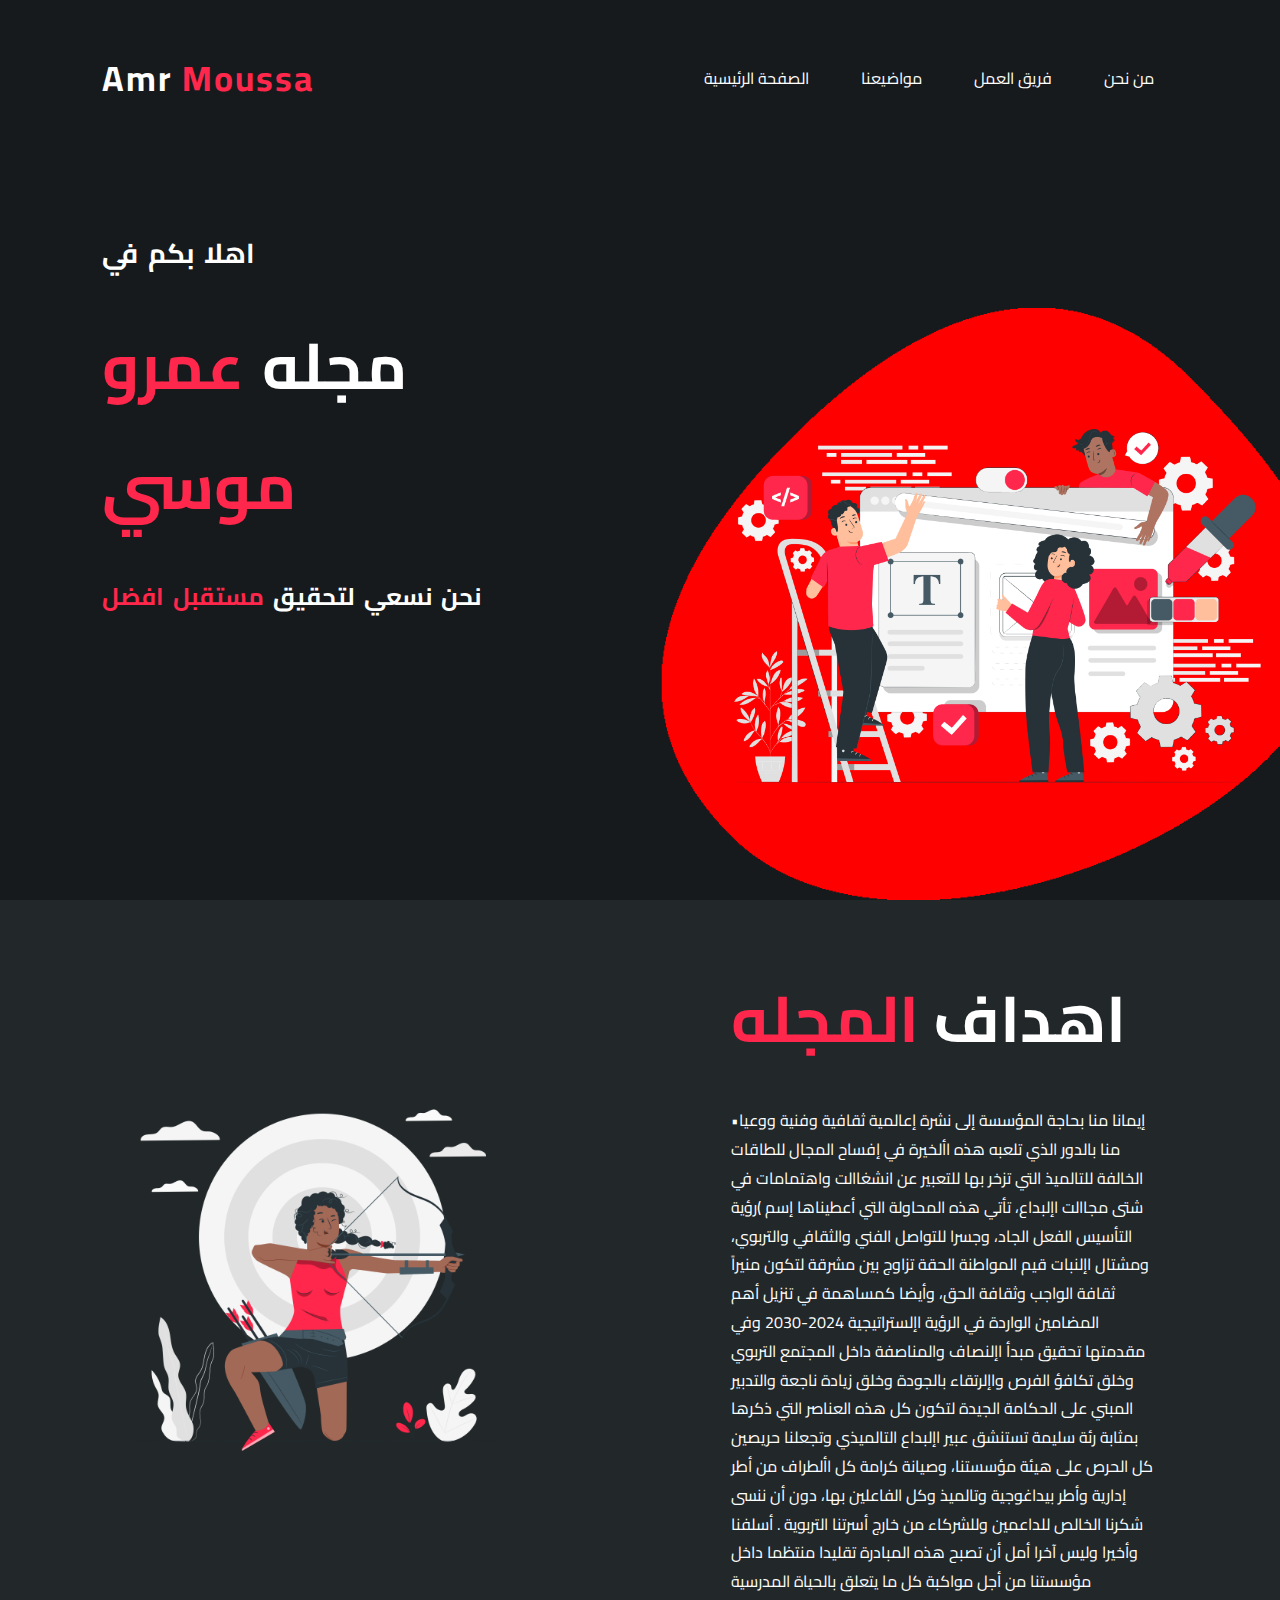
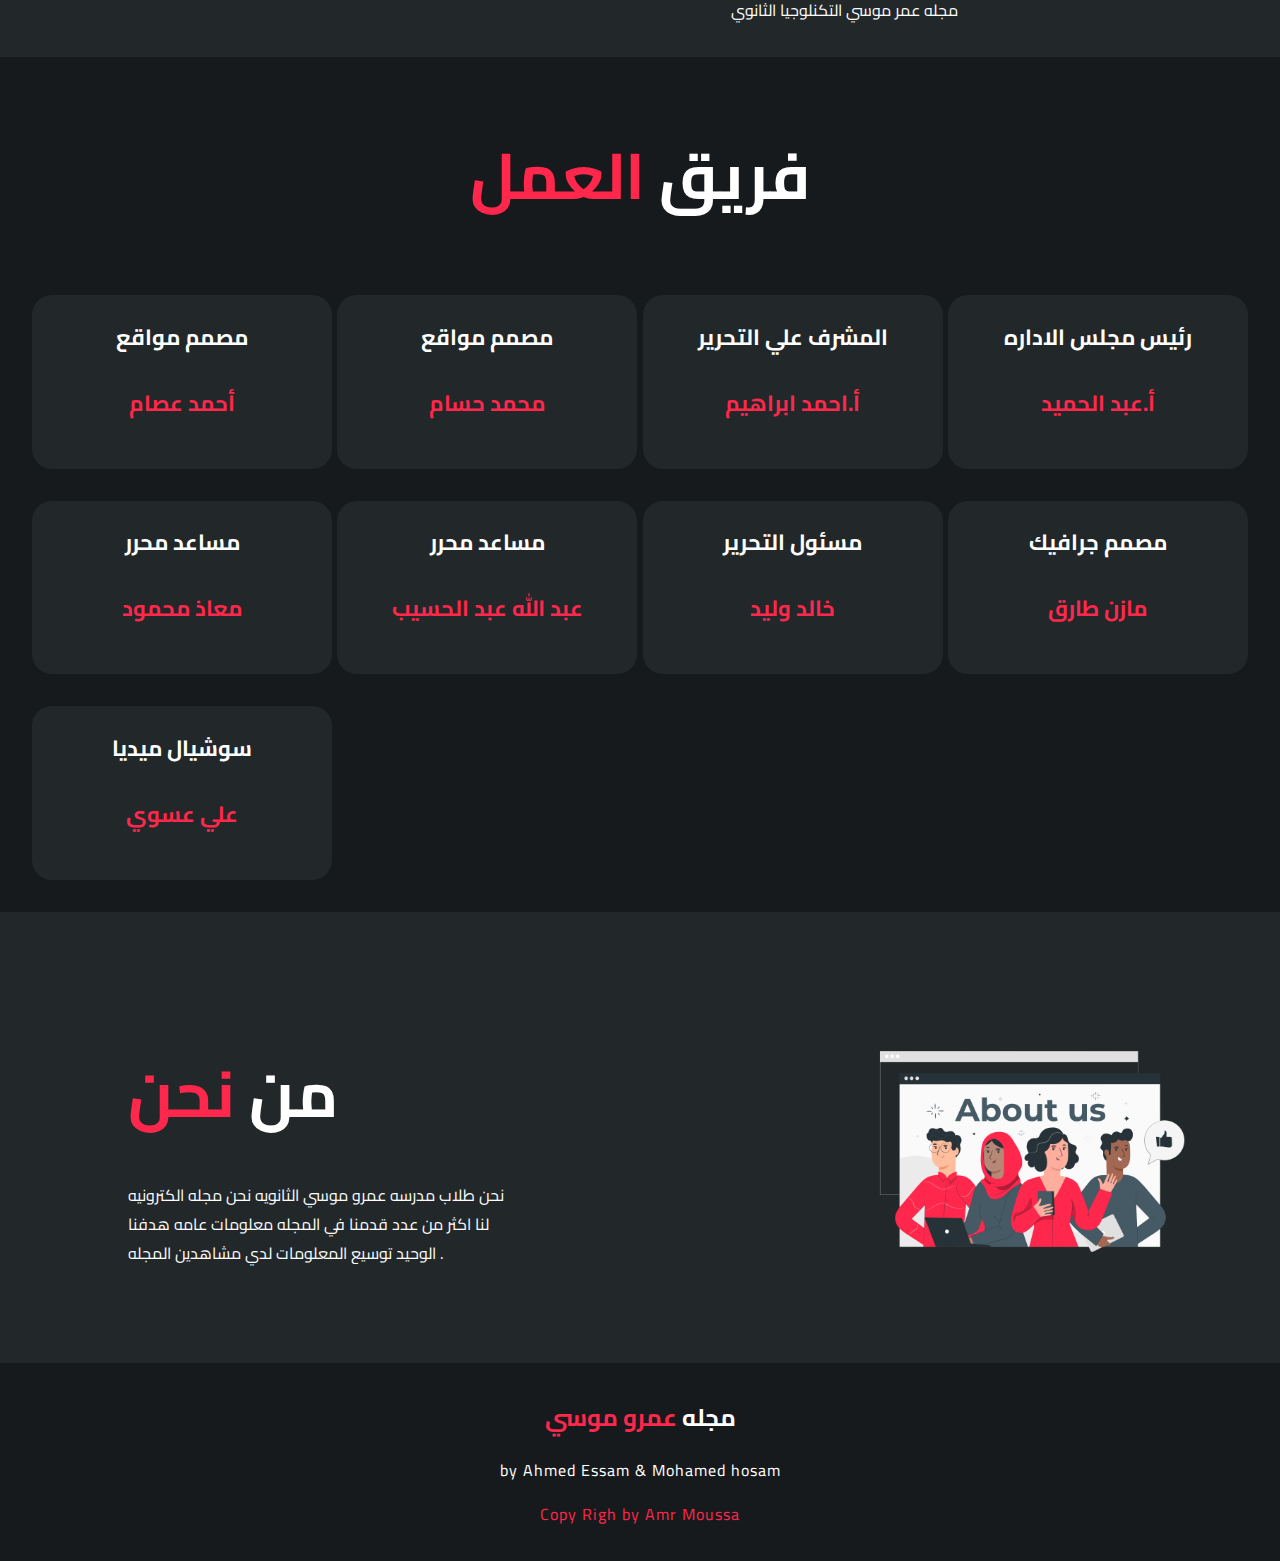
<file: html/index.html>
<!DOCTYPE html>
<html lang="ar">
<head>
    <meta charset="UTF-8">
    <meta name="viewport" content="width=device-width, initial-scale=1.0">
    <link rel="stylesheet" href="../css/master.css">
    <link rel="icon" href="../media/ICON/لوجو-مجله-عمرو-موسي.ico">
    <link rel="preconnect" href="https://fonts.googleapis.com">
<link rel="preconnect" href="https://fonts.gstatic.com" crossorigin>
<link href="https://fonts.googleapis.com/css2?family=Cairo:wght@700&display=swap" rel="stylesheet">
<link rel="stylesheet" href="https://cdnjs.cloudflare.com/ajax/libs/font-awesome/6.4.2/css/all.min.css" integrity="sha512-z3gLpd7yknf1YoNbCzqRKc4qyor8gaKU1qmn+CShxbuBusANI9QpRohGBreCFkKxLhei6S9CQXFEbbKuqLg0DA==" crossorigin="anonymous" referrerpolicy="no-referrer" />

    <title>مجله عمرو موسي</title>
</head>
<body>
    <section class="home" id="الصفحة الرئيسية">
        <nav>
            


            <h2 class="h2">Amr <span class="span">Moussa</span></h2>
            <ul id="actions">
                
                
                <!-- <li><a href="#"></a></li> -->
                <li><a href="index.html">الصفحة الرئيسية</a></li>
                <li><a href="moadie.html">مواضيعنا</a></li>
                <li><a href="#team-work"> فريق العمل</a></li>
                <li><a href="#من نحن">من نحن</a></li>
                

            </ul>
            <button id="menu">
                <span></span>
                <span></span>
                <span></span>
            </button>
        </nav>
        <div class="content">
            <div class="text">
                <h4>اهلا بكم في</h4>
                <h1>مجله <span>عمرو موسي</span> </h1>
                <h3>نحن نسعي لتحقيق  <span >مستقبل افضل </span></h3>
               <!-- <div>
                <a class="btn" href="#facbook">سوشيال ميديا</a>

            </div > -->
                </div>
              



<!-- <div class="social">
    <a href="#facbook"><img  src="../media/ICON/facebook_logo_icon_147291 (1).ico" alt=""></a>
</div> -->




<div class="imgs">
    <img src="../media/PNG/octagon-shape-regular-polygon-geometry-clip-art-shape-98f11822b67462675cdafe655b478db1 (1).png" class="shape" alt="">
    <img src="../media/PNG/UI-UX design-pana.png" class="design" alt="">
</div>



</div>
    </section>


    <!-- <section class="about" id="مواضيعنا">

        <div class="text">
           
      
            <h1 > <span> موضعنا</span></h1></a>
           
    
        </div>
    
    
    
           
    
        
        
        </section> -->
    
        <!-- <section class="about" id="مواضيعنا">
    
            <div class="text"  >
               <hr>
          
                <h1 > الصيام<span> المتقطع</span></h1></a>
               
            <P>لماذا كان النبي صلي هللا عليه وسلم يصوم االتنين والخميس نترك االجابه علي هذا السؤال للبرفيسور الياباني /يورشينوري
    كان نبينا الكريم يصوم االتنين والخميس من كل اسبوع.. " كان هذا هو موضوع جائزت "نوبل" لعام2016للفسيولوجي والطب
    للطبيب والعالم الياباني "يورشينوري اوهسومي" حيث قال في دراسته.. حين يجوع جسد االنسان ياكل نفسه او يقوم بعمليه تنظيف
    لنفسه وذلك بازاله كل الخاليا السرطانيه وخاليا الشيخوخه والزهايمر ويحافظ علي شبابه ويحارب امراض السكر والضغط والقلب
    عن طريق تكوين بروتينات خاصه التتكون اال تحت ظروف معينه عندما يصنعها الجسم تتجمع بشكل انتقائي حول الخاليا الميته
    والسرطانيه والمريضه وتحللها وتعيدها الي صوره يستفيد منها الجسم.. وهذا ما يشبه تدوير المخلفات او"recycling.. وهذه
    العمليه والتي تسمي"autophagy"تحتاج الي ظروف غير تقليديه تجبر الجسم عليها وتتمثل هذه الظروف في امتناع االنسان عن
    الطعام والشراب لمده تتراوح مابين 8الي16ساعه بشرط ان يتحرك االنسان في تلك الفتره ويمارس حياته الطبيعيه وتتكرر هذه
    العمليه لفتره من الزمن لكي يتمكن الجسم االستفاده من هذه العمليه وحتي التعطي فرصه للخاليا السرطانيه ان تنشط مجددا واثناء
    هذا الحرمان الكامل والمتكرر يوميا الحظوا نشاط جسيمات بروتينيه غريبه اسموها "autophagisomes "تتكاثر في كل من
    انسجه المخ والقلب والجسد تكون اشبه بمكانس عمالقه تتغذي علي اي خليه غير طبيعيه تقابلها ونصحت الدراسه بعمل مايسمي
    ب"starvation"وهي تعني ممارسه الجوع والعطش يومان او ثالثه اسبوعيا من8الي16ساعه فصلوا علي الحبيب المصطفي
    ونبينا الكريم الذي ما نطق عن هوي منه بل هو وحي يوحي اليه..
                  .</P>
            </div>
        
        
        
            <div class="imgs">
                <img src="../media/PNG/الصيام-المتقطع.jpg" width="410px" height="500px">
                
                </div>
        
            
            
            </section> -->
    
                <!-- <section class="about" id="مواضيعنا">
    
            <div class="text"  >
               <hr>
          
                <h1 > العالم<span> المظلوم</span></h1></a>
               
            <P>العالم األندلسي عباس بن فرناس اخترع صناعة
       الزجاج من الحجارة’والساعة الرملية وصنع أول
         قلم حبر في التاريخ’حيث صنع أسطوانة متصلة   
         بحاوية صغيرة يتدفق عبرها الحبر الي نهاية
         األسطوانة المتصلة بحافة مدببة للكتابة وصنع
         نظارات طبية لكن الناس ال يذكرون اال محاولته
            للطيران واصطدامه باألرض.
    
                  .</P>
            </div>
        
    
        
               
        
            
            
            </section>
    
                <section class="about" id="مواضيعنا">
    
            <div class="text"  >
               <hr>
          
                <h1 > إرم ذات<span> العماد</span></h1></a>
               
            <P>إرم ذات العماد هي قصة تاريخية شهيرة في األدب العربي واإلسالمي. وتروي القصة عن مدينة
                قديمة تدعى إرم ذات العماد والتي ذكرت في القرآن الكريم في سورة الفجر
                وفقًا للقصة، تقع إرم ذات العماد في منطقة األحقاف بين عمان وصاللة في سلطنة عمان
                الحالية. وتعتبر إرم ذات العماد من المدن القديمة التي ازدهرت وازدهرت فيها الحضارة
                .والرخاء
                تصف القصة إرم ذات العماد بأنها مدينة ضخمة ومزدهرة، بنيت من الرخام واألعمدة، وتحيط
                بها حدائق وبساتين جميلة. وتميزت المدينة بأعمدتها المهيبة التي تعتبر عماد المدينة
                .ومعلمها األبرز
                وتروي القصة أن قوًما قد استكثروا بالمعاصي والظلم وتجاوزوا حدود هللا، فأرسل هللا عليهم
                ناقة صالحة لتنذرهم بالعذاب وتدعوهم للتوبة. ولكنهم رفضوا التوبة وظلوا يسخرون من
                .الناقة ويعتدون عليها
                فأمر هللا بعذابهم، فأصابتهم ريحًا صرصرًا عذبة فأخذت تعصف بهم وتدمر مدينتهم حتى أصبحوا
                كاألعجاز المهلكة. وبذلك أصبحت إرم ذات العماد مدينة مدمرة ومهجورة، وأصبحت قصتها
                .مثاًًل عن العذاب اإللهي للمجرمين
                ومن الجدير بالذكر أن قصة إرم ذات العماد ًل تعتبر وقعًا تاريخيًا مثبتًا، وإنما هي قصة
                .ترويها األديان والتراث العربي واإلسالمي
                  .</P>
            </div>
        
        
            <div class="imgs">
                <img src="../media/PNG/WhatsApp Image 2023-10-05 at 2.49.39 AM (2).jpeg" width="410px" height="450px">
                
                </div>
               
        
            
            
            </section>
    
                <section class="about" id="مواضيعنا">
    
            <div class="text"  >
               <hr>
          
                <h1 > التعاقد<span> في الاسلام</span></h1></a>
               
            <P>هل تعلم أول من سن التعاقد ليست المانيا، وال
                بريطانيا..
                وانما الخليفة الراشد أمير المؤمنين عمر بن الخطاب
                رضي هللا عنه..
                مر يوم الخليفه بن الخطاب في سوق المدينة المنورة
                ورأي شيخا كبيرا يسأل الناس ويتسول طالبا
                المساعدة!..
                فاقترب منه الفاروق’ وسأله:" من انت ياشيخ؟!"
                فقال الشيخ الكبير:
                "يهودي أسأل الناس الصدقة ألفي لكم بالجزية!، وألنفق
                الباقي علي عيالي!"
                فقال عمر متألما :
                "ما أنصفناك يا شيخ !..
                أخذنا منك الجزية شابا، ثم ضيعناك شيخا؟!"
                فقام عمر وأمسك بيد ذلك اليهودي وأخذه إلي بيته
                وأطعمه مما يأكل..
                ثم أرسل إلي خازن بيت المال وقال له :
                "أفرض لهذا وأمثاله ما يغنيه ويغني عياله"..
                فخصص له راتبا شهريا يكفيه ويكفي عياله من بيت
                مال المسلمين وأوقف عنه الجزية إلي األبد!.
                  </P>
            </div>
        
            <div class="imgs">
                <img src="../media/PNG/التقاعد ف الاسلام.jpg" width="410px" height="350px" >
                
                </div>
        
               
        
            
            
            </section>
    
                <section class="about" id="مواضيعنا">
    
            <div class="text"  >
               <hr width="100%">
          
                <h1 > capital و small<span>  فرق الكلمه من </span></h1></a>
    
            <P>
                Cancer = مرض السرطان   Cancer = سرطان البحر
                  
                Mercury = كوكب عطارد  mercury = زئبق 
                
                March = شهر مارس   march = مسيرة
              
                May = شهر مايو  may = احتمال
               
                August = شهر اغسطس august = جليل 
                
                China = الصين   china = الخزف الصيني 
              
                Polish = بولندي  polish = لمع
                
                Turkey = تركيا  turkey  = ديك
               
                Lady =السيده مريم العذراء  lady = سيده
               
                Job = سيدنا ايوب  job = وظيفه
               
                Mass = القداس  mass = كتلة / حجم
               
                  .</P>
            </div>
        
            <div class="imgs">
                <img src="../media/PNG/الحروف بدون خلفيه.png" width="410px" height="300px">
                
                </div>
        
               
    
            
            
            </section>
            <section class="about" id="مواضيعنا">
    
                <div class="text"  >
                   
             
                    <h1 > لغه<span> الاشارة</span></h1></a>
        
                <P>
                      </P>
                </div>
            
                <div class="imgs">
                    <img src="../media/PNG/لغه الاشارة 1 (1).jpg" width="610px" height="600px">
                    
                    </div>
            
                   
            
                
                
                </section> -->
                

    



<section class="final">

<div class="imgs">

<img src="../media/PNG/Archery-pana.png" alt="">

</div>
<div class="text">
    <h1> اهداف <span>المجله</span></h1>

    <P>•إيمانا منا بحاجة المؤسسة إلى نشرة إعالمية ثقافية وفنية ووعيا منا بالدور الذي تلعبه هذه األخيرة في إفساح المجال للطاقات الخالفة
        للتالميذ التي تزخر بها للتعبير عن انشغاالت واهتمامات في شتى مجاالت اإلبداع، تأتي هذه المحاولة التي أعطيناها إسم )رؤية
        التأسيس الفعل الجاد، وجسرا للتواصل الفني والثقافي والتربوي، ومشتال اإلنبات قيم المواطنة الحقة تزاوج بين
        مشرقة لتكون منيراً
        ثقافة الواجب وثقافة الحق، وأيضا كمساهمة في تنزيل أهم المضامين الواردة في الرؤية اإلستراتيجية 2024-2030 وفي مقدمتها
        تحقيق مبدأ اإلنصاف والمناصفة داخل المجتمع التربوي وخلق تكافؤ الفرص واإلرتقاء بالجودة وخلق زيادة ناجعة والتدبير المبني
        على الحكامة الجيدة لتكون كل هذه العناصر التي ذكرها بمثابة رئة سليمة تستنشق عبير اإلبداع التالميذي وتجعلنا حريصين كل
        الحرص على هيئة مؤسستنا، وصيانة كرامة كل األطراف من أطر إدارية وأطر بيداغوجية وتالميذ وكل الفاعلين بها، دون أن ننسى
        شكرنا الخالص للداعمين وللشركاء من خارج أسرتنا التربوية . أسلفنا

       </P>
       <p> وأخيرا وليس آخرا أمل أن تصبح هذه المبادرة تقليدا منتظما داخل</p>
       <P>مؤسستنا من أجل مواكبة كل ما يتعلق بالحياة المدرسية</P>
       <P>مجله عمر موسي التكنلوجيا الثانوي
        </P>



</section>


  <section class="team-work" id="team-work">

<h1 class="text-center">فريق <span>العمل</span></h1>


<div class="box">
<div class="card">

    
    
    <h5>   مصمم مواقع    </h5><span><h5>أحمد عصام</span></h5>
</div>
<div class="card">

    
    <h5> مصمم مواقع </h5><span><h5>  محمد حسام  </span></h5>
</div>
<div class="card">




<h5>المشرف علي التحرير</h5><span><h5> أ.احمد ابراهيم</span></h5>
</div>
<div class="card">

<h5> رئيس مجلس الاداره  </h5><span><h5> أ.عبد الحميد</span></h5>

</div>
</div>

<div class="box">
    <div class="card">
    
        <h5>   مساعد محرر  </h5><span><h5> معاذ محمود</span></h5>
    </div>  
    <div class="card">
    
    <h5>   مساعد محرر  </h5><span><h5>عبد الله عبد الحسيب </span></h5>
    </div>  
    <div class="card">
    
    
    <h5>   مسئول التحرير  </h5><span><h5> خالد وليد </span></h5>
    </div>  
    <div class="card">
        <h5>  مصمم جرافيك  </h5>  <span>  <h5>    مازن طارق</h5></span>
        
    
    </div>  

</div>
<div class="box">
<div class="card">

    
    
    <h5>    سوشيال ميديا     </h5><span><h5> علي عسوي</span></h5>
</div>
</section>


<section class="about">

    
    <div class="text">
       
      
        <h1 id="من نحن">من <span>نحن</span></h1></a>
        <P>نحن طلاب مدرسه عمرو موسي الثانويه نحن مجله الكترونيه لنا اكثر من عدد قدمنا في المجله معلومات عامه هدفنا الوحيد توسيع
            المعلومات لدي مشاهدين المجله .
           </P>
    </div>

       
    <div class="imgs">
        <img src="../media/PNG/About us page-pana.png" alt="">
        
        </div>
    
    
    </section>


<footer>

<div class="content-footer">

    <h2>
        مجله <span> عمرو موسي </span>
    </h2>
<p>
    by Ahmed Essam & Mohamed hosam
</p>

<p class="end">Copy Righ by <span>Amr Moussa </span> </p>

</div>
</footer> 





<script src="../Java/actoins.JS"></script>
</body>
</html>
</file>
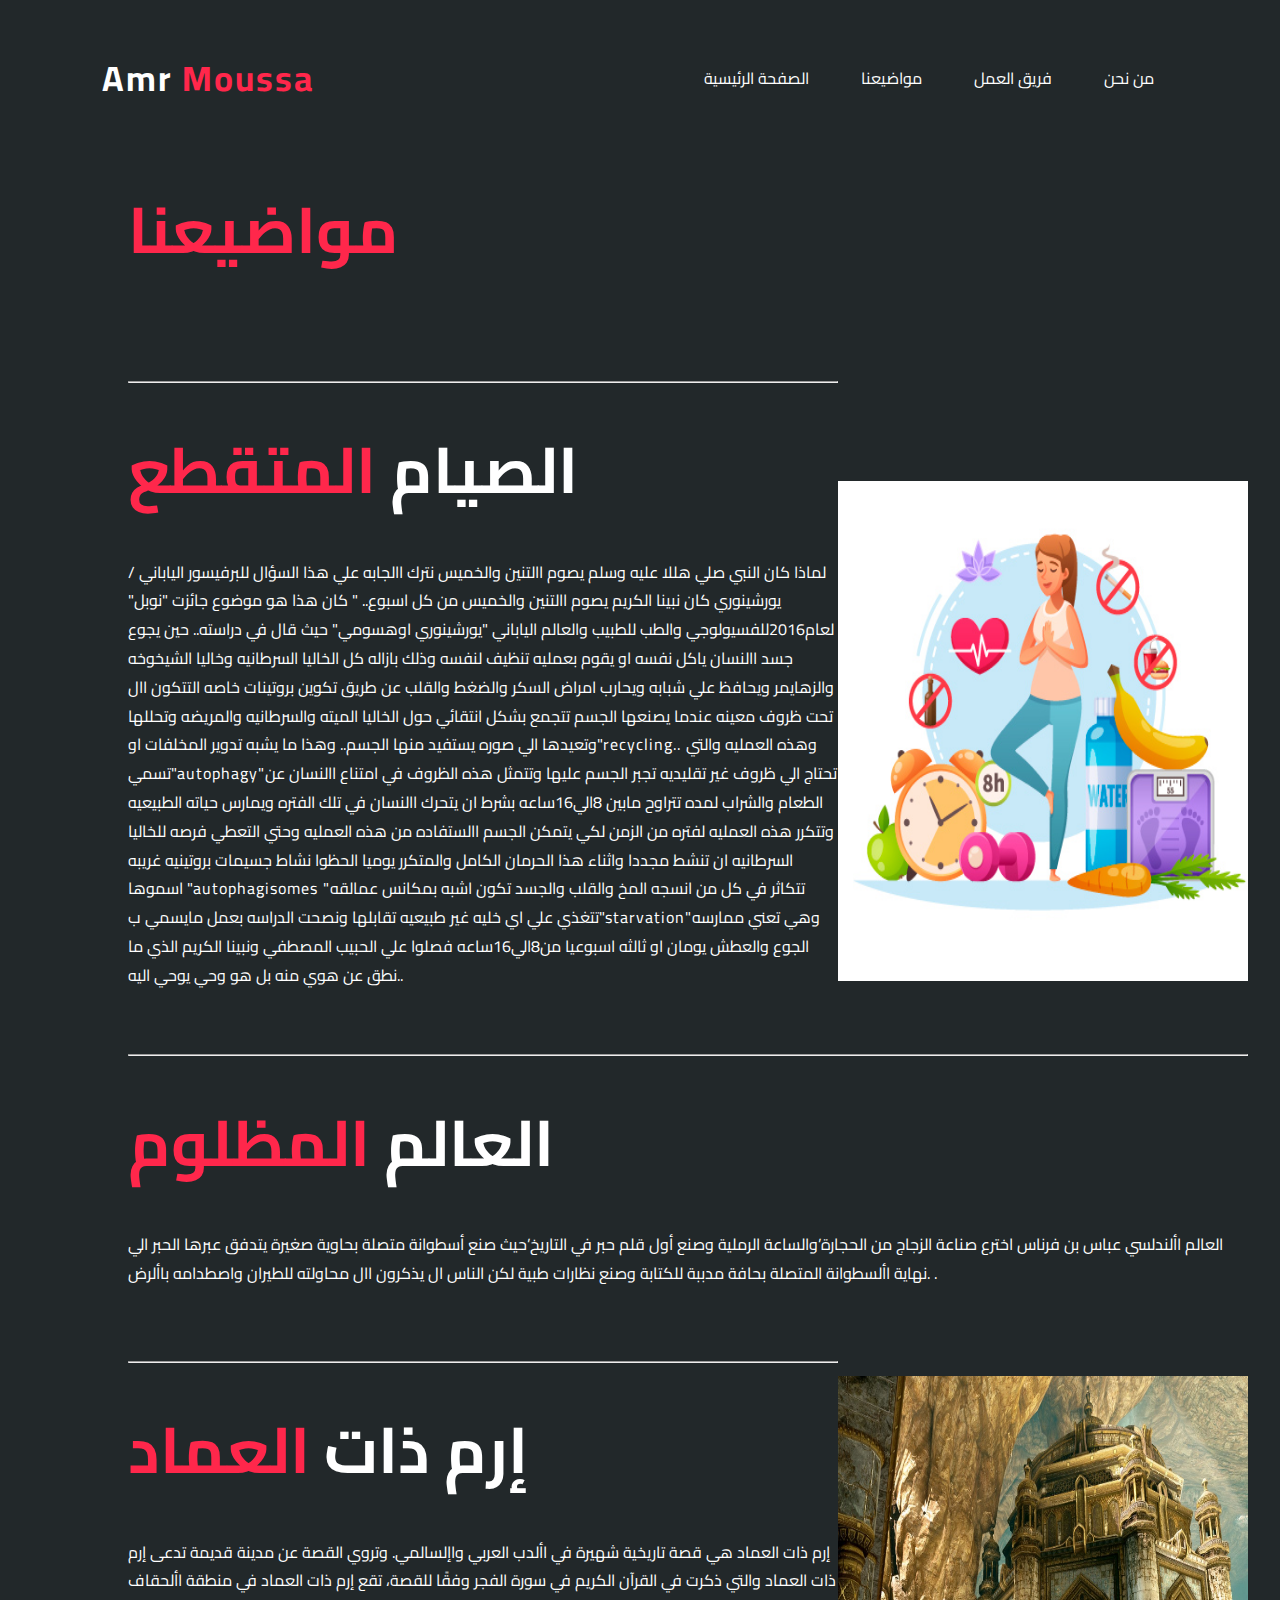
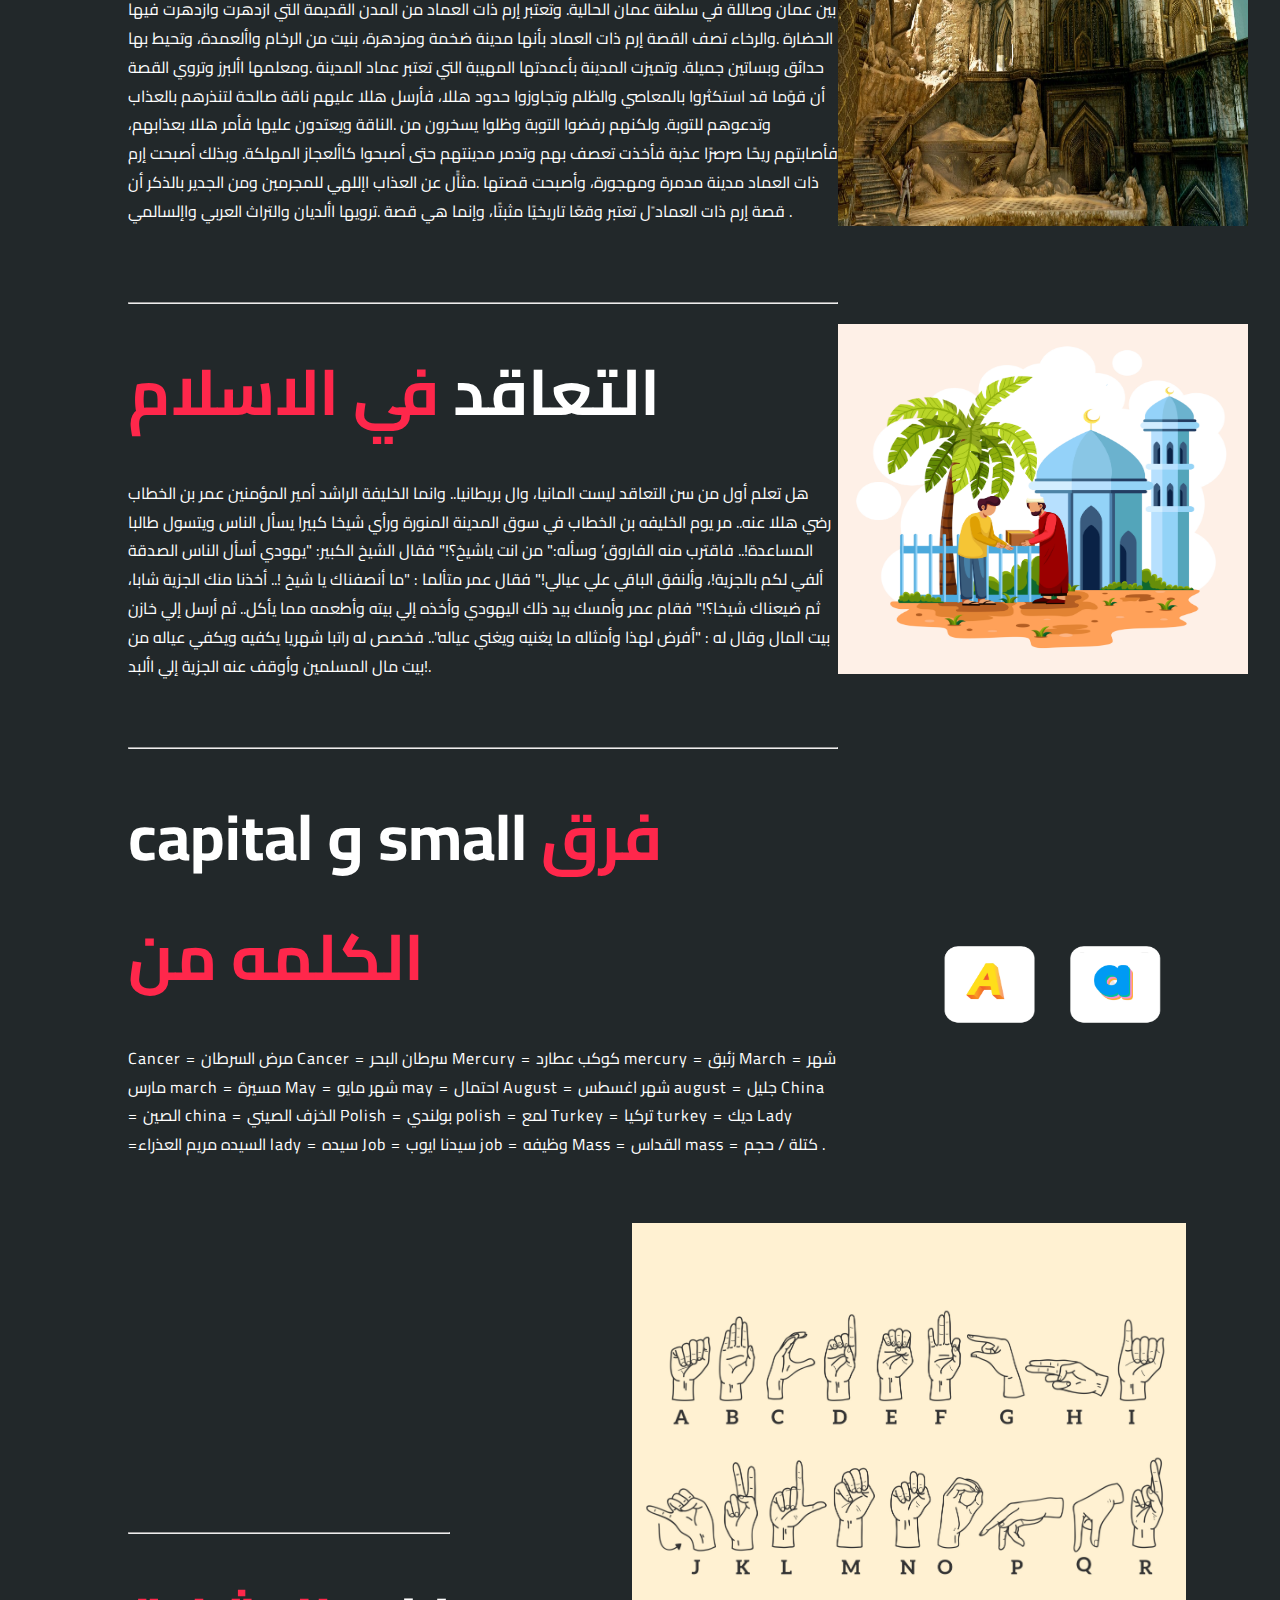
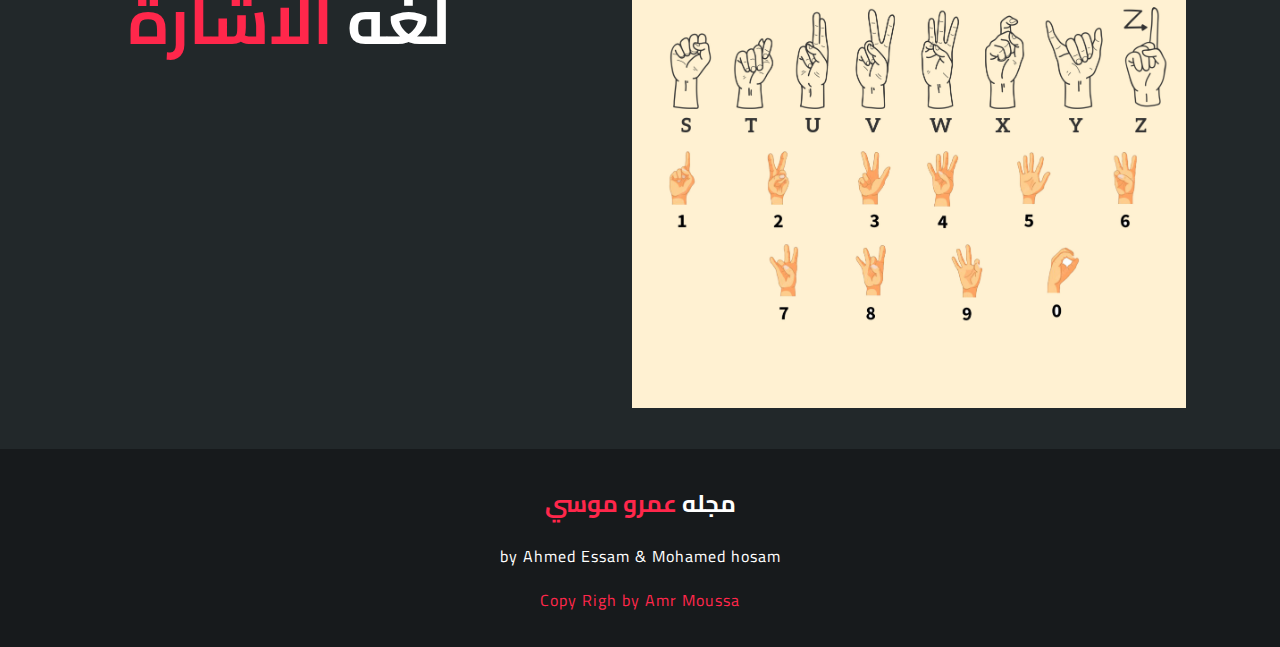
<file: html/moadie.html>
<!DOCTYPE html>
<html lang="ar">
<head>
    <meta charset="UTF-8">
    <meta name="viewport" content="width=device-width, initial-scale=1.0">
    <link rel="stylesheet" href="../css/master2.css">
    <link rel="icon" href="../media/ICON/لوجو-مجله-عمرو-موسي.ico">
    <link rel="preconnect" href="https://fonts.googleapis.com">
<link rel="preconnect" href="https://fonts.gstatic.com" crossorigin>
<link href="https://fonts.googleapis.com/css2?family=Cairo:wght@700&display=swap" rel="stylesheet">
<link rel="stylesheet" href="https://cdnjs.cloudflare.com/ajax/libs/font-awesome/6.4.2/css/all.min.css" integrity="sha512-z3gLpd7yknf1YoNbCzqRKc4qyor8gaKU1qmn+CShxbuBusANI9QpRohGBreCFkKxLhei6S9CQXFEbbKuqLg0DA==" crossorigin="anonymous" referrerpolicy="no-referrer" />

    <title>مجله عمرو موسي</title>
</head>
<body>
    
    <nav>
            


        <h2 class="h2">Amr <span class="span">Moussa</span></h2>
        <ul id="actions">
            
            
            <!-- <li><a href="#"></a></li> -->
            <li><a href="index.html">الصفحة الرئيسية</a></li>
            <li><a href="moadie.html">مواضيعنا</a></li>
            <li><a href="../html/index.html#team-work">فريق العمل </a></li>
            <li><a href="../html/index.html#من نحن">من نحن</a></li>
            

        </ul>
        <button id="menu">
            <span></span>
            <span></span>
            <span></span>
        </button>
    </nav>





    <section class="about" id="مواضيعنا">


        

        <div class="text-h1">
            
           
      
            <h1> <span> مواضيعنا</span></h1></a>
           
    
        </div>
    
    
    
           
    
        
        
        </section>
    
        <section class="about" id="مواضيعنا">
    
            <div class="text"  >
               <hr>
          
                <h1 > الصيام<span> المتقطع</span></h1></a>
               
            <P>لماذا كان النبي صلي هللا عليه وسلم يصوم االتنين والخميس نترك االجابه علي هذا السؤال للبرفيسور الياباني /يورشينوري
                كان نبينا الكريم يصوم االتنين والخميس من كل اسبوع.. " كان هذا هو موضوع جائزت "نوبل" لعام2016للفسيولوجي والطب
                للطبيب والعالم الياباني "يورشينوري اوهسومي" حيث قال في دراسته.. حين يجوع جسد االنسان ياكل نفسه او يقوم بعمليه تنظيف
                لنفسه وذلك بازاله كل الخاليا السرطانيه وخاليا الشيخوخه والزهايمر ويحافظ علي شبابه ويحارب امراض السكر والضغط والقلب
                عن طريق تكوين بروتينات خاصه التتكون اال تحت ظروف معينه عندما يصنعها الجسم تتجمع بشكل انتقائي حول الخاليا الميته
                والسرطانيه والمريضه وتحللها وتعيدها الي صوره يستفيد منها الجسم.. وهذا ما يشبه تدوير المخلفات او"recycling.. وهذه
                العمليه والتي تسمي"autophagy"تحتاج الي ظروف غير تقليديه تجبر الجسم عليها وتتمثل هذه الظروف في امتناع االنسان عن
                الطعام والشراب لمده تتراوح مابين 8الي16ساعه بشرط ان يتحرك االنسان في تلك الفتره ويمارس حياته الطبيعيه وتتكرر هذه
                العمليه لفتره من الزمن لكي يتمكن الجسم االستفاده من هذه العمليه وحتي التعطي فرصه للخاليا السرطانيه ان تنشط مجددا واثناء
                هذا الحرمان الكامل والمتكرر يوميا الحظوا نشاط جسيمات بروتينيه غريبه اسموها "autophagisomes "تتكاثر في كل من
                انسجه المخ والقلب والجسد تكون اشبه بمكانس عمالقه تتغذي علي اي خليه غير طبيعيه تقابلها ونصحت الدراسه بعمل مايسمي
                ب"starvation"وهي تعني ممارسه الجوع والعطش يومان او ثالثه اسبوعيا من8الي16ساعه فصلوا علي الحبيب المصطفي
                ونبينا الكريم الذي ما نطق عن هوي منه بل هو وحي يوحي اليه..</P>
            </div>
        
        
        
            <div class="imgs">
                <img src="../media/PNG/الصيام-المتقطع.jpg" width="410px" height="500px">
                
                </div>
        
            
            
            </section>
    
                <section class="about" id="مواضيعنا">
    
            <div class="text"  >
               <hr>
          
                <h1 > العالم<span> المظلوم</span></h1></a>
               
            <P>العالم األندلسي عباس بن فرناس اخترع صناعة
       الزجاج من الحجارة’والساعة الرملية وصنع أول
         قلم حبر في التاريخ’حيث صنع أسطوانة متصلة   
         بحاوية صغيرة يتدفق عبرها الحبر الي نهاية
         األسطوانة المتصلة بحافة مدببة للكتابة وصنع
         نظارات طبية لكن الناس ال يذكرون اال محاولته
            للطيران واصطدامه باألرض.
    
                  .</P>
            </div>
        
    
        
               
        
            
            
            </section>
    
                <section class="about" id="مواضيعنا">
    
            <div class="text"  >
               <hr>
          
                <h1 > إرم ذات<span> العماد</span></h1></a>
               
            <P>إرم ذات العماد هي قصة تاريخية شهيرة في األدب العربي واإلسالمي. وتروي القصة عن مدينة
                قديمة تدعى إرم ذات العماد والتي ذكرت في القرآن الكريم في سورة الفجر
                وفقًا للقصة، تقع إرم ذات العماد في منطقة األحقاف بين عمان وصاللة في سلطنة عمان
                الحالية. وتعتبر إرم ذات العماد من المدن القديمة التي ازدهرت وازدهرت فيها الحضارة
                .والرخاء
                تصف القصة إرم ذات العماد بأنها مدينة ضخمة ومزدهرة، بنيت من الرخام واألعمدة، وتحيط
                بها حدائق وبساتين جميلة. وتميزت المدينة بأعمدتها المهيبة التي تعتبر عماد المدينة
                .ومعلمها األبرز
                وتروي القصة أن قوًما قد استكثروا بالمعاصي والظلم وتجاوزوا حدود هللا، فأرسل هللا عليهم
                ناقة صالحة لتنذرهم بالعذاب وتدعوهم للتوبة. ولكنهم رفضوا التوبة وظلوا يسخرون من
                .الناقة ويعتدون عليها
                فأمر هللا بعذابهم، فأصابتهم ريحًا صرصرًا عذبة فأخذت تعصف بهم وتدمر مدينتهم حتى أصبحوا
                كاألعجاز المهلكة. وبذلك أصبحت إرم ذات العماد مدينة مدمرة ومهجورة، وأصبحت قصتها
                .مثاًًل عن العذاب اإللهي للمجرمين
                ومن الجدير بالذكر أن قصة إرم ذات العماد ًل تعتبر وقعًا تاريخيًا مثبتًا، وإنما هي قصة
                .ترويها األديان والتراث العربي واإلسالمي
                  .</P>
            </div>
        
        
            <div class="imgs">
                <img src="../media/PNG/WhatsApp Image 2023-10-05 at 2.49.39 AM (2).jpeg" width="410px" height="450px">
                
                </div>
               
        
            
            
            </section>
    
                <section class="about" id="مواضيعنا">
    
            <div class="text"  >
               <hr>
          
                <h1 > التعاقد<span> في الاسلام</span></h1></a>
               
            <P>هل تعلم أول من سن التعاقد ليست المانيا، وال
                بريطانيا..
                وانما الخليفة الراشد أمير المؤمنين عمر بن الخطاب
                رضي هللا عنه..
                مر يوم الخليفه بن الخطاب في سوق المدينة المنورة
                ورأي شيخا كبيرا يسأل الناس ويتسول طالبا
                المساعدة!..
                فاقترب منه الفاروق’ وسأله:" من انت ياشيخ؟!"
                فقال الشيخ الكبير:
                "يهودي أسأل الناس الصدقة ألفي لكم بالجزية!، وألنفق
                الباقي علي عيالي!"
                فقال عمر متألما :
                "ما أنصفناك يا شيخ !..
                أخذنا منك الجزية شابا، ثم ضيعناك شيخا؟!"
                فقام عمر وأمسك بيد ذلك اليهودي وأخذه إلي بيته
                وأطعمه مما يأكل..
                ثم أرسل إلي خازن بيت المال وقال له :
                "أفرض لهذا وأمثاله ما يغنيه ويغني عياله"..
                فخصص له راتبا شهريا يكفيه ويكفي عياله من بيت
                مال المسلمين وأوقف عنه الجزية إلي األبد!.
                  </P>
            </div>
        
            <div class="imgs">
                <img src="../media/PNG/التقاعد ف الاسلام.jpg" width="410px" height="350px" >
                
                </div>
        
               
        
            
            
            </section>
    
                <section class="about" id="مواضيعنا">
    
            <div class="text"  >
               <hr width="100%">
          
                <h1 > capital و small<span>  فرق الكلمه من </span></h1></a>
    
            <P>
                Cancer = مرض السرطان   Cancer = سرطان البحر
                  
                Mercury = كوكب عطارد  mercury = زئبق 
                
                March = شهر مارس   march = مسيرة
              
                May = شهر مايو  may = احتمال
               
                August = شهر اغسطس august = جليل 
                
                China = الصين   china = الخزف الصيني 
              
                Polish = بولندي  polish = لمع
                
                Turkey = تركيا  turkey  = ديك
               
                Lady =السيده مريم العذراء  lady = سيده
               
                Job = سيدنا ايوب  job = وظيفه
               
                Mass = القداس  mass = كتلة / حجم
               
                  .</P>
            </div>
        
            <div class="imgs">
                <img src="../media/PNG/الحروف بدون خلفيه.png" width="410px" height="300px">
                
                </div>
        
               
    
            
            
            </section>
            <section class="about-1" id="مواضيعنا">
    
                <div class="text"  >
                    <hr width="100%">
                   
             
                    <h1 > لغه<span> الاشارة</span></h1></a>
        
                <P>
                      </P>
                </div>
            
                <div class="imgs-1">
                    <img src="../media/PNG/لغه الاشارة 1 (1).jpg">
                    
                    </div>
            
                   
            
                
                
                </section>
                <!-- width="440px" height="600px" -->

    



<!-- <section class="final">

<div class="imgs">

<img src="../media/PNG/Archery-pana.png" alt="">

</div>
<div class="text">
    <h1> اهداف <span>المجله</span></h1>

    <P>•إيمانا منا بحاجة المؤسسة إلى نشرة إعالمية ثقافية وفنية ووعيا منا بالدور الذي تلعبه هذه األخيرة في إفساح المجال للطاقات الخالفة
        للتالميذ التي تزخر بها للتعبير عن انشغاالت واهتمامات في شتى مجاالت اإلبداع، تأتي هذه المحاولة التي أعطيناها إسم )رؤية
        التأسيس الفعل الجاد، وجسرا للتواصل الفني والثقافي والتربوي، ومشتال اإلنبات قيم المواطنة الحقة تزاوج بين
        مشرقة لتكون منيراً
        ثقافة الواجب وثقافة الحق، وأيضا كمساهمة في تنزيل أهم المضامين الواردة في الرؤية اإلستراتيجية 2024-2030 وفي مقدمتها
        تحقيق مبدأ اإلنصاف والمناصفة داخل المجتمع التربوي وخلق تكافؤ الفرص واإلرتقاء بالجودة وخلق زيادة ناجعة والتدبير المبني
        على الحكامة الجيدة لتكون كل هذه العناصر التي ذكرها بمثابة رئة سليمة تستنشق عبير اإلبداع التالميذي وتجعلنا حريصين كل
        الحرص على هيئة مؤسستنا، وصيانة كرامة كل األطراف من أطر إدارية وأطر بيداغوجية وتالميذ وكل الفاعلين بها، دون أن ننسى
        شكرنا الخالص للداعمين وللشركاء من خارج أسرتنا التربوية . أسلفنا

       </P>
       <p> وأخيرا وليس آخرا أمل أن تصبح هذه المبادرة تقليدا منتظما داخل</p>
       <P>مؤسستنا من أجل مواكبة كل ما يتعلق بالحياة المدرسية</P>
       <P>مجله عمر موسي التكنلوجيا الثانوي
        </P>



</section> -->


  <!-- <section class="team-work">

<h1 class="text-center">فريق <span>العمل</span></h1>


<div class="box">
<div class="card">

    
    
    <h5>   مصمم مواقع    </h5><span><h5>أحمد عصام</span></h5>
</div>
<div class="card">

    
    <h5> مصمم مواقع </h5><span><h5>  محمد حسام  </span></h5>
</div>
<div class="card">




<h5>المشرف علي التحرير</h5><span><h5> أ.احمد ابراهيم</span></h5>
</div>
<div class="card">

<h5> رئيس مجلس الاداره  </h5><span><h5> أ.عبد الحميد</span></h5>

</div>
</div>

<div class="box">
    <div class="card">
    
        <h5>   مساعد محرر  </h5><span><h5> معاذ محمود</span></h5>
    </div>  
    <div class="card">
    
    <h5>   مساعد محرر  </h5><span><h5>عبد الله عبد الحسيب </span></h5>
    </div>  
    <div class="card">
    
    
    <h5>   مسئول التحرير  </h5><span><h5> خالد وليد </span></h5>
    </div>  
    <div class="card">
        <h5>  مصمم جرافيك  </h5>  <span>  <h5>    مازن طارق</h5></span>
        
    
    </div>  

</div>

</section>


<section class="about">

    
    <div class="text">
       
      
        <h1 id="من نحن">من <span>نحن</span></h1></a>
        <P>نحن طلاب مدرسه عمرو موسي الثانويه نحن مجله الكترونيه لنا اكثر من عدد قدمنا في المجله معلومات عامه هدفنا الوحيد توسيع
            المعلومات لدي مشاهدين المجله .
           </P>
    </div>

       
    <div class="imgs">
        <img src="../media/PNG/About us page-pana.png" alt="">
        
        </div>
    
    
    </section> -->


<footer>

<div class="content-footer">

    <h2>
        مجله <span> عمرو موسي </span>
    </h2>
<p> by Ahmed Essam & Mohamed hosam</p> 

<p class="end">Copy Righ by <span>Amr Moussa </span> </p>

</div>
</footer> 





<script src="../Java/actoins.JS"></script>
</body>
</html>
</file>
<file: css/master.css>
*{
    margin: 0px;
    padding: 0px;
    box-sizing: border-box;
}
;:root {
    --primarycolor: #ff274b;
    --padding:8%;
}
.body {
    font-family: 'Cairo', sans-serif;
    direction: rtl;
}
html {
    font-family: 'Cairo', sans-serif;
    font-size: 16px;
    color: #ffffff;
}
.a1{
    text-decoration: none;
    font-size: 2.2rem;
    letter-spacing: 0.12rem;
    cursor: pointer;
    color: #ffffff;
}
p{
    letter-spacing: 1px;
    line-height: 1.8rem;
    font-size: 1rem;
}

.home {
    width: 100%;
    height: 100vh;
    background-color: #171a1c;
    display: flex;
    flex-direction: column;
    justify-content: space-between;
}
.span {
    color: #ff274b;
}
.h2 {
    font-size: 2.2rem;
    letter-spacing: 0.12rem;
    cursor: pointer;
}
nav {
    padding-top: 2.8rem;
    padding-left: 8%;
    padding-right: 8%;
    display: flex;
    justify-content: space-between;
    align-items: center;
    background-color: #171a1c;
}
nav ul li {
    list-style-type: none;
    display: inline-block ;
    margin: 0.8rem  1.5rem;
    align-items: center;
}
nav ul li a {
    text-decoration: none;
    color: #ffffff;
    transition: 0.4s;
    align-items: center;
}

nav ul li a:hover{
    color: #ff274b;
}

.content{
    flex-grow: 1;
    display: flex;
    align-items: center;
    justify-content: space-between;
}
.imgs {
    width: 45%;
    height: 75%;
    position: relative;
    align-self: flex-end;
    margin-top: 25px;
    
   
    
}
.home .imgs img {
    position: absolute;
    bottom: 0;
    height: 100%;
    left: 50%;
    transform: translateX(-50%);
    transition: bottom 1s ,left 1s;
    /* padding-bottom: 150px;
    padding: 190-px; */
}

.imgs:hover .shape{
    bottom: 40px;
}
.imgs:hover .design {
    left: 45%;
}
span {
    color: #ff274b;
}
h1 {
    font-size: 4rem;
    margin: 1.7rem 0;
}
h3 {
   font-size: 1.5rem;
   margin-bottom: 1.5rem;
}
h4 {
    font-size: 1.70rem;
}

h5{
    font-size: 1.37rem;
    margin-bottom: 1.5rem;
    letter-spacing: 2px;
}

.home  .text {
    padding: 8%;
    word-spacing: 4px;
    position: relative;
    bottom: 70px;
    
    
}
/* .btn {
    background-color: #ff274b;
    color: #ffffff;
    text-decoration: none;
    font-weight: bold;
    padding: 0.81rem 0.87rem;
    border-radius: 30px;
    
    transition: 0.6s;
    border: 2px solid transparent;

}

.btn:hover {
   
    background-color: transparent;
    border: 2px solid #ff274b;
    margin-top: 2.5rem;
} */
.final {
background-color: #22282a;
/* background-color: #171a1c; */
padding: 2rem;
display: flex;
align-items: center;
justify-content: space-around;
}
.final .imgs {
    width: 35%;
    margin-bottom: 150px;
}
.final .imgs img {
    width: 90%;
}
.final .text {
    width: 35%;
}

.team-work {
    background-color: #171a1c;
    padding: 2rem;
}
.text-center {
    text-align: center;
}
.box {
    display: flex;
    justify-content: space-between;
    align-items: center;
    padding-top: 2rem;
}
.card {
    width: 300px;
    background-color: #22282a;
    border-radius: 20px;
    padding: 1.3rem 2rem;
    text-align: center;
    align-items: center;
}
.about {
    background-color: #22282a;
    padding: 2rem;
    display: flex;
    align-items: center;
    justify-content: space-between;
    padding-left: 8rem;
    
    }
    .about .imgs {
        width: 35%;
    }
    .about .imgs img {
        width: 90%;
    }
    .about .text {
        width: 35%;
    }
     footer {
        padding: 2rem;
        background-color: #171a1c;
     }
     footer .content-footer {
        display: flex;
        -ms-flex-direction: column;
        flex-direction: column;
        align-items: center;
        justify-content: center;
     }
     
     footer .content-footer p {
        width: 500px;
       color: #ffffff;
        text-align: center;
        margin-top: 1rem;
     }
     footer .content-footer .end {
        margin-top: 1rem;
        color: #ff274b;
     }

#menu {
    display: none;
    position: relative;
    appearance: none;
    border: none;
    outline: none;
    background: none;
    cursor: pointer;
    user-select: none;
}

#menu span {
    display: block;
    width: 33px;
    height: 4px;
    background-color: #ffffff;
    border-radius: 6px;
    transform-origin: 0 0;
    transition: 0.4s;
    margin-bottom:5px ;
}

#menu.is-active span:nth-child(1){

    transform: translate(0px, -2px) rotate(45deg);
    }


#menu.is-active span:nth-child(2){

opacity: 0;
transform: translateX(15px);
}

#menu.is-active span:nth-child(3){

transform: translate(-3px, 3px) rotate(-45deg);

}

#menu.is-active span:nth-child(3){

background-color: #ff274b;

}























/***************************************** media coiar *********************************/







     @media screen and (max-width:575px) {
        :root{
            --padding:1.5rem  ;
        }
        html {
            font-size: 13px;
        }
.home .imgs {
    display: none;
}
nav {
    position: fixed;
    top: 0;
    left: 0;
    right: 0;
    padding-top: 0;
    height: 82px;
    background-color: #171a1c;
    border-bottom: 1px solid #22282a;
    z-index: 100;
}
.content .text {
    bottom: 0;
}


nav a {
    display: block;
}
nav ul {
    display: none;
    position: fixed;
    width: 50vw;
    height: 100vh;
    background-color: #22282a;
    top: 0;
    right: 0;
}

nav ul.is-active{
    display: block;
}

nav ul li {
    display: block;
    text-align: center;
    margin: 60px;
}
h1 {
    font-size: 3rem;
    margin: 1.7rem 0;
}
#menu {
    display: block;
}

h3 {
    margin-bottom: 20px;
}

.final .imgs {
    display: none;
}
.final .text {
    width: 100%;
}

.box {
    justify-content: center;
    gap: 1rem;
    flex-wrap: wrap;
}

.about .imgs {
    display: none;

}
.about .text {

    width: 100%;

}
footer .content-footer p {
    width: 100%;
}




     }

     @media screen and (min-width:576px) and (max-width:900px) {
        :root{
            --padding:1.5rem  ;
        }
        html {
            font-size: 13px;
        }
.home .imgs {
    display: none;
}
nav {
    position: fixed;
    top: 0;
    left: 0;
    right: 0;
    padding-top: 0;
    height: 82px;
    background-color: #171a1c;
    border-bottom: 1px solid #22282a;
    z-index: 100;
}
.content .text {
    bottom: 0;
}


nav a {
    display: block;
}
nav ul {
    display: none;
    position: fixed;
    width: 50vw;
    height: 100vh;
    background-color: #22282a;
    top: 0;

    right: 0;
}

nav ul.is-active{
    display: block;
}

nav ul li {
    display: block;
    text-align: center;
    margin: 60px;
}
h1 {
    font-size: 3rem;
    margin: 1.7rem 0;
}
#menu {
    display: block;
}

h3 {
    margin-bottom: 20px;
}

.final .imgs {
    display: none;
}
.final .text {
    width: 100%;
}

.box {
    justify-content: center;
    gap: 1rem;
    flex-wrap: wrap;
}

.about .imgs {
    display: none;

}
.about .text {

    width: 100%;

}
footer .content-footer p {
    width: 100%;
}



     }

     @media screen and (min-width:768px) and (max-width:991px) {
        :root{
            --padding:1.5rem  ;
        }
        html {
            font-size: 13px;
        }
.home .imgs {
    display: none;
}
nav {
    position: fixed;
    top: 0;
    left: 0;
    right: 0;
    padding-top: 0;
    height: 82px;
    background-color: #171a1c;
    border-bottom: 1px solid #22282a;
    z-index: 100;
}
.content .text {
    bottom: 0;
}


nav a {
    display: block;
}
nav ul {
    display: none;
    position: fixed;
    width: 50vw;
    height: 100vh;
    background-color: #22282a;
    top: 0;

    right: 0;
}

nav ul.is-active{
    display: block;
}

nav ul li {
    display: block;
    text-align: center;
    margin: 60px;
}
h1 {
    font-size: 3rem;
    margin: 1.7rem 0;
}
#menu {
    display: block;
}

h3 {
    margin-bottom: 20px;
}

.final .imgs {
    display: none;
}
.final .text {
    width: 100%;
}

.box {
    justify-content: center;
    gap: 1rem;
    flex-wrap: wrap;
}

.about .imgs {
    display: none;

}
.about .text {

    width: 100%;

}
footer .content-footer p {
    width: 100%;
}



     }

     @media screen and (min-width:992px) and (max-width:1279px){
        :root{
            --padding:1.5rem  ;
        }
        html {
            font-size: 13px;
        }
.home .imgs {
    height: 72%;
    width: 90%;
    margin-bottom: 60px;
    margin-left: 90px;
}
nav {
    position: fixed;
    top: 0;
    left: 0;
    right: 0;
    padding-top: 0;
    height: 82px;
    background-color: #171a1c;
    border-bottom: 1px solid #22282a;
    z-index: 100;
}
.content .text {
    bottom: 0;
}


nav a {
    display: block;
}
nav ul {
    display: none;
    position: fixed;
    width: 50vw;
    height: 100vh;
    background-color: #22282a;
    top: 0;
    right: 0;
}

nav ul.is-active{
    display: block;
}

nav ul li {
    display: block;
    text-align: center;
    margin: 60px;
}
h1 {
    font-size: 3rem;
    margin: 1.7rem 0;

}
#menu {
    display: block;
}

h3 {
    margin-bottom: 20px;
}

.final .imgs {
    width: 60%;
}
.final .text {
    width: 100%;
}

.box {
    justify-content: center;
    gap: 1rem;
    /* flex-wrap: wrap; */
}

.about .imgs {
    width: 60%;

}
.about .text {

    width: 100%;

}
footer .content-footer p {
    width: 100%;
}

 }
</file>
<file: css/master2.css>
*{
    margin: 0px;
    padding: 0px;
    box-sizing: border-box;
}
;:root {
    --primarycolor: #ff274b;
    --padding:8%;
}
.body {
    font-family: 'Cairo', sans-serif;
    direction: rtl;
}
html {
    font-family: 'Cairo', sans-serif;
    font-size: 16px;
    color: #ffffff;
}
.a1{
    text-decoration: none;
    font-size: 2.2rem;
    letter-spacing: 0.12rem;
    cursor: pointer;
    color: #ffffff;
}
p{
    letter-spacing: 1px;
    line-height: 1.8rem;
    font-size: 1rem;
   
}

/* .text {
    padding: 8%;
    word-spacing: 4px;
    position: relative;
    bottom: 70px;
    
    
}
.about-1 .text-1 {
    padding: 8%;
    word-spacing: 4px;
    position: relative;
    bottom: 70px;
    
    
} */



/* .home {
    width: 100%;
    height: 100vh;
    background-color: #171a1c;
    display: flex;
    flex-direction: column;
    justify-content: space-between;
} */
.span {
    color: #ff274b;
}
.h2 {
    font-size: 2.2rem;
    letter-spacing: 0.12rem;
    cursor: pointer;
}

.about-1  .text-h1 {

    text-align: center;
   
}
nav {
    padding-top: 2.8rem;
    padding-left: 8%;
    padding-right: 8%;
    display: flex;
    justify-content: space-between;
    align-items: center;
    background-color: #22282a;
}
nav ul li {
    list-style-type: none;
    display: inline-block ;
    margin: 0.8rem  1.5rem;
    align-items: center;
}
nav ul li a {
    text-decoration: none;
    color: #ffffff;
    transition: 0.4s;
    align-items: center;
}

nav ul li a:hover{
    color: #ff274b;
}

.content{
    flex-grow: 1;
    display: flex;
    align-items: center;
    justify-content: space-between;
}
.imgs {
    width: 45%;
    height: 90%;
    position: relative;
    align-self: flex-end;
    margin-top: 25px;
    
   
    
}
.home .imgs img {
    position: absolute;
    bottom: 0;
    height: 100%;
    left: 50%;
    transform: translateX(-50%);
    transition: bottom 1s ,left 1s;
    /* padding-bottom: 150px;
    padding: 190-px; */
}

.imgs:hover .shape{
    bottom: 40px;
}
.imgs:hover .design {
    left: 45%;
}
span {
    color: #ff274b;
}
h1 {
    font-size: 4rem;
    margin: 1.7rem 0;
}
h3 {
   font-size: 1.5rem;
   margin-bottom: 1.5rem;
}
h4 {
    font-size: 1.70rem;
}

h5{
    font-size: 1.37rem;
    margin-bottom: 1.5rem;
    letter-spacing: 2px;
}

.home  .text {
    padding: 8%;
    word-spacing: 4px;
    position: relative;
    bottom: 70px;
    
    
}
/* .btn {
    background-color: #ff274b;
    color: #ffffff;
    text-decoration: none;
    font-weight: bold;
    padding: 0.81rem 0.87rem;
    border-radius: 30px;
    
    transition: 0.6s;
    border: 2px solid transparent;

}

.btn:hover {
   
    background-color: transparent;
    border: 2px solid #ff274b;
    margin-top: 2.5rem;
} */
.final {
background-color: #22282a;
/* background-color: #171a1c; */
padding: 2rem;
display: flex;
align-items: center;
justify-content: space-around;
}
.final .imgs {
    width: 35%;
    margin-bottom: 150px;
}
.final .imgs img {
    width: 90%;
}
.final .text {
    width: 35%;
}

.team-work {
    background-color: #171a1c;
    padding: 2rem;
}
.text-center {
    text-align: center;
}
.box {
    display: flex;
    justify-content: space-between;
    align-items: center;
    padding-top: 2rem;
}
.card {
    width: 300px;
    background-color: #22282a;
    border-radius: 20px;
    padding: 1.3rem 2rem;
    text-align: center;
    align-items: center;
}
.about-1 {
    background-color: #22282a;
    padding: 2rem;
    display: flex;
    align-items: center;
    justify-content:space-between;
    padding-left: 8rem;
    
    }
.about {
    background-color: #22282a;
    padding: 2rem;
    display: flex;
    align-items: center;
    justify-content: space-between;
    padding-left: 8rem;
   
    }
/* .about-1 .imgs-1 {
    
    margin-right: 30%;
    align-items: center;
    display: block;
} */

.about-1 .text {
    text-align: center;
    
}

    .about-1 .imgs-1 {
        width: 55%;

    }
    .about-1 .imgs-1 img {
        width: 90%;
    }
    .about-1 .text-h1 {
        width: 35%;
    }
     footer {
        padding: 2rem;
        background-color: #171a1c;
     }
     footer .content-footer {
        display: flex;
        -ms-flex-direction: column;
        flex-direction: column;
        align-items: center;
        justify-content: center;
     }
     
     footer .content-footer p {
        width: 500px;
       color: #ffffff;
        text-align: center;
        margin-top: 1rem;
     }
     footer .content-footer .end {
        margin-top: 1rem;
        color: #ff274b;
     }

#menu {
    display: none;
    position: relative;
    appearance: none;
    border: none;
    outline: none;
    background: none;
    cursor: pointer;
    user-select: none;
}

#menu span {
    display: block;
    width: 33px;
    height: 4px;
    background-color: #ffffff;
    border-radius: 6px;
    transform-origin: 0 0;
    transition: 0.4s;
    margin-bottom:5px ;
}

#menu.is-active span:nth-child(1){

    transform: translate(0px, -2px) rotate(45deg);
    }


#menu.is-active span:nth-child(2){

opacity: 0;
transform: translateX(15px);
}

#menu.is-active span:nth-child(3){

transform: translate(-3px, 3px) rotate(-45deg);

}

#menu.is-active span:nth-child(3){

background-color: #ff274b;

}























/***************************************** media coiar *********************************/







     @media screen and (max-width:575px) {
        :root{
            --padding:1.5rem  ;
        }
        html {
            font-size: 13px;
        }
/* .home .imgs {
    display: block;
} */
nav {
    position: fixed;
    top: 0;
    left: 0;
    right: 0;
    padding-top: 0;
    height: 82px;
    background-color: #171a1c;
    border-bottom: 1px solid #22282a;
    z-index: 100;
}
.content .text {
    bottom: 0;
}


nav a {
    display: block;
}
nav ul {
    display: none;
    position: fixed;
    width: 50vw;
    height: 100vh;
    background-color: #22282a;
    top: 0;
    right: 0;
}

nav ul.is-active{
    display: block;
}

nav ul li {
    display: block;
    text-align: center;
    margin: 60px;
}
h1 {
    font-size: 3rem;
    margin: 1.7rem 0;
    
}
#menu {
    display: block;
}

h3 {
    margin-bottom: 20px;
}

.final .imgs {
    display: none;
}
.final .text {
    width: 100%;
}

.box {
    justify-content: center;
    gap: 1rem;
    flex-wrap: wrap;
}

.about .imgs {
    display: none;
    
    

}
.about .text {

    width: 100%;

}
footer .content-footer p {
    width: 100%;
}
.about .text-h1 {
    margin-top: 90px;
}


.about-1 .imgs-1 {
    background-color: #22282a;
    align-items: center;
    /* margin-left: 20px; */
    width: max-content;
    height: max-content;
}
.about-1 .text {
    background-color: #22282a;
    width: 100%;
    padding: 8%;
    margin-right: 20px;

}
.about-1 {
    background-color: #22282a;
    display: flex;
      flex-direction: row;
      align-items: center;
}



     }

     @media screen and (min-width:576px) and (max-width:900px) {
        :root{
            --padding:1.5rem  ;
        }
        html {
            font-size: 13px;
        }
.home .imgs {
    display: none;
}
nav {
    position: fixed;
    top: 0;
    left: 0;
    right: 0;
    padding-top: 0;
    height: 82px;
    background-color: #171a1c;
    border-bottom: 1px solid #22282a;
    z-index: 100;
}
.content .text {
    bottom: 0;
}


nav a {
    display: block;
}
nav ul {
    display: none;
    position: fixed;
    width: 50vw;
    height: 100vh;
    background-color: #22282a;
    top: 0;

    right: 0;
}

nav ul.is-active{
    display: block;
}

nav ul li {
    display: block;
    text-align: center;
    margin: 60px;
}
h1 {
    font-size: 3rem;
    margin: 1.7rem 0;
}
#menu {
    display: block;
}

h3 {
    margin-bottom: 20px;
}

.final .imgs {
    display: none;
}
.final .text {
    width: 100%;
}

.box {
    justify-content: center;
    gap: 1rem;
    flex-wrap: wrap;
}

.about .imgs {
    display: none;

}
.about .text {

    width: 100%;

}
footer .content-footer p {
    width: 100%;
}

.about .text-h1 {
    margin-top: 90px;
}


.about-1 .imgs-1 {
    background-color: #22282a;
    align-items: center;
    /* margin-left: 20px; */
}
.about-1 .text {
    background-color: #22282a;
    width: 100%;
    padding: 8%;
}
.about-1 {
    background-color: #22282a;
}
    
}



     

     @media screen and (min-width:768px) and (max-width:991px) {
        :root{
            --padding:1.5rem  ;
        }
        html {
            font-size: 13px;
        }
.home .imgs {
    display: none;
}
nav {
    position: fixed;
    top: 0;
    left: 0;
    right: 0;
    padding-top: 0;
    height: 82px;
    background-color: #171a1c;
    border-bottom: 1px solid #22282a;
    z-index: 100;
}
.content .text {
    bottom: 0;
}


nav a {
    display: block;
}
nav ul {
    display: none;
    position: fixed;
    width: 50vw;
    height: 100vh;
    background-color: #22282a;
    top: 0;

    right: 0;
}

nav ul.is-active{
    display: block;
}

nav ul li {
    display: block;
    text-align: center;
    margin: 60px;
}
h1 {
    font-size: 3rem;
    margin: 1.7rem 0;
}
#menu {
    display: block;
}

h3 {
    margin-bottom: 20px;
}

.final .imgs {
    display: none;
}
.final .text {
    width: 100%;
}

.box {
    justify-content: center;
    gap: 1rem;
    flex-wrap: wrap;
}

.about .imgs {
    display: none;

}
.about .text {

    width: 100%;

}
footer .content-footer p {
    width: 100%;
}



     }

     @media screen and (min-width:992px) and (max-width:1279px){
        :root{
            --padding:1.5rem  ;
        }
        html {
            font-size: 13px;
        }
.home .imgs {
    height: 72%;
    width: 90%;
    margin-bottom: 60px;
    margin-left: 90px;
}
nav {
    position: fixed;
    top: 0;
    left: 0;
    right: 0;
    padding-top: 0;
    height: 82px;
    background-color: #171a1c;
    border-bottom: 1px solid #22282a;
    z-index: 100;
}
.content .text {
    bottom: 0;
}


nav a {
    display: block;
}
nav ul {
    display: none;
    position: fixed;
    width: 50vw;
    height: 100vh;
    background-color: #22282a;
    top: 0;
    right: 0;
}

nav ul.is-active{
    display: block;
}

nav ul li {
    display: block;
    text-align: center;
    margin: 60px;
}
h1 {
    font-size: 3rem;
    margin: 1.7rem 0;

}
#menu {
    display: block;
}

h3 {
    margin-bottom: 20px;
}

.final .imgs {
    width: 60%;
}
.final .text {
    width: 100%;
}

.box {
    justify-content: center;
    gap: 1rem;
    /* flex-wrap: wrap; */
}

.about .imgs {
    width: 60%;

}
.about .text {

    width: 100%;

}
footer .content-footer p {
    width: 100%;
}

 }
</file>
